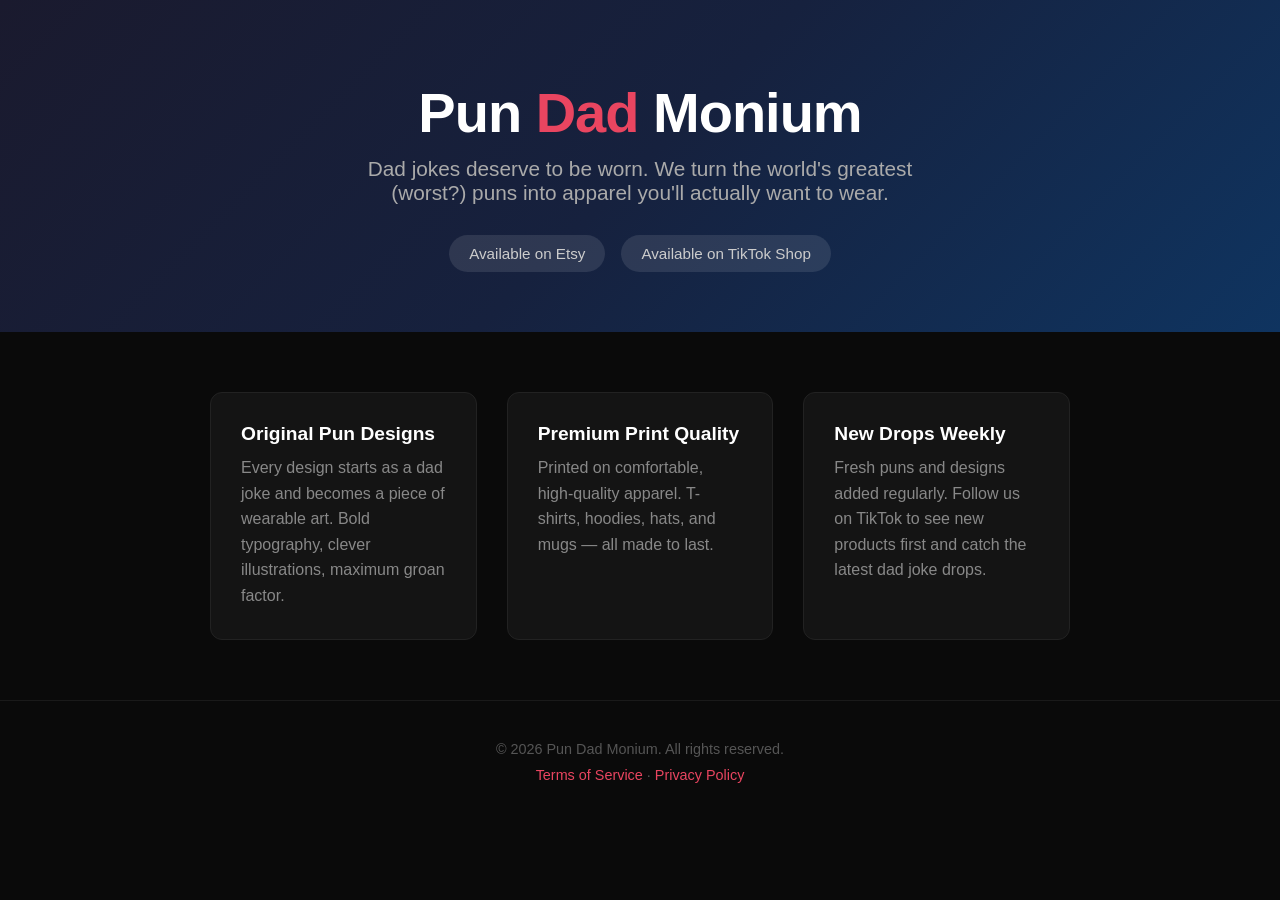
<file: index.html>
<!DOCTYPE html>
<html lang="en">
<head>
    <meta charset="UTF-8">
    <meta name="viewport" content="width=device-width, initial-scale=1.0">
    <title>Pun Dad Monium - Dad Pun Apparel</title>
    <style>
        * { margin: 0; padding: 0; box-sizing: border-box; }
        body {
            font-family: -apple-system, BlinkMacSystemFont, 'Segoe UI', Roboto, sans-serif;
            background: #0a0a0a;
            color: #fff;
            min-height: 100vh;
        }
        .hero {
            text-align: center;
            padding: 80px 20px 60px;
            background: linear-gradient(135deg, #1a1a2e 0%, #16213e 50%, #0f3460 100%);
        }
        .hero h1 {
            font-size: 3.5rem;
            font-weight: 800;
            margin-bottom: 12px;
            letter-spacing: -1px;
        }
        .hero h1 span { color: #e94560; }
        .hero p {
            font-size: 1.3rem;
            color: #aaa;
            max-width: 600px;
            margin: 0 auto 30px;
        }
        .badges {
            display: flex;
            justify-content: center;
            gap: 16px;
            flex-wrap: wrap;
            margin-top: 30px;
        }
        .badge {
            display: inline-flex;
            align-items: center;
            gap: 8px;
            background: rgba(255,255,255,0.1);
            padding: 10px 20px;
            border-radius: 50px;
            font-size: 0.95rem;
            color: #ccc;
        }
        .features {
            max-width: 900px;
            margin: 0 auto;
            padding: 60px 20px;
            display: grid;
            grid-template-columns: repeat(auto-fit, minmax(250px, 1fr));
            gap: 30px;
        }
        .feature {
            background: #141414;
            border: 1px solid #222;
            border-radius: 12px;
            padding: 30px;
        }
        .feature h3 {
            font-size: 1.2rem;
            margin-bottom: 10px;
        }
        .feature p { color: #888; line-height: 1.6; }
        footer {
            text-align: center;
            padding: 40px 20px;
            border-top: 1px solid #1a1a1a;
            color: #555;
            font-size: 0.9rem;
        }
        footer a { color: #e94560; text-decoration: none; }
        footer a:hover { text-decoration: underline; }
    </style>
</head>
<body>
    <div class="hero">
        <h1>Pun <span>Dad</span> Monium</h1>
        <p>Dad jokes deserve to be worn. We turn the world's greatest (worst?) puns into apparel you'll actually want to wear.</p>
        <div class="badges">
            <span class="badge">Available on Etsy</span>
            <span class="badge">Available on TikTok Shop</span>
        </div>
    </div>

    <div class="features">
        <div class="feature">
            <h3>Original Pun Designs</h3>
            <p>Every design starts as a dad joke and becomes a piece of wearable art. Bold typography, clever illustrations, maximum groan factor.</p>
        </div>
        <div class="feature">
            <h3>Premium Print Quality</h3>
            <p>Printed on comfortable, high-quality apparel. T-shirts, hoodies, hats, and mugs — all made to last.</p>
        </div>
        <div class="feature">
            <h3>New Drops Weekly</h3>
            <p>Fresh puns and designs added regularly. Follow us on TikTok to see new products first and catch the latest dad joke drops.</p>
        </div>
    </div>

    <footer>
        <p>&copy; 2026 Pun Dad Monium. All rights reserved.</p>
        <p style="margin-top: 10px;">
            <a href="/terms.html">Terms of Service</a> &middot;
            <a href="/privacy.html">Privacy Policy</a>
        </p>
    </footer>
</body>
</html>
</file>
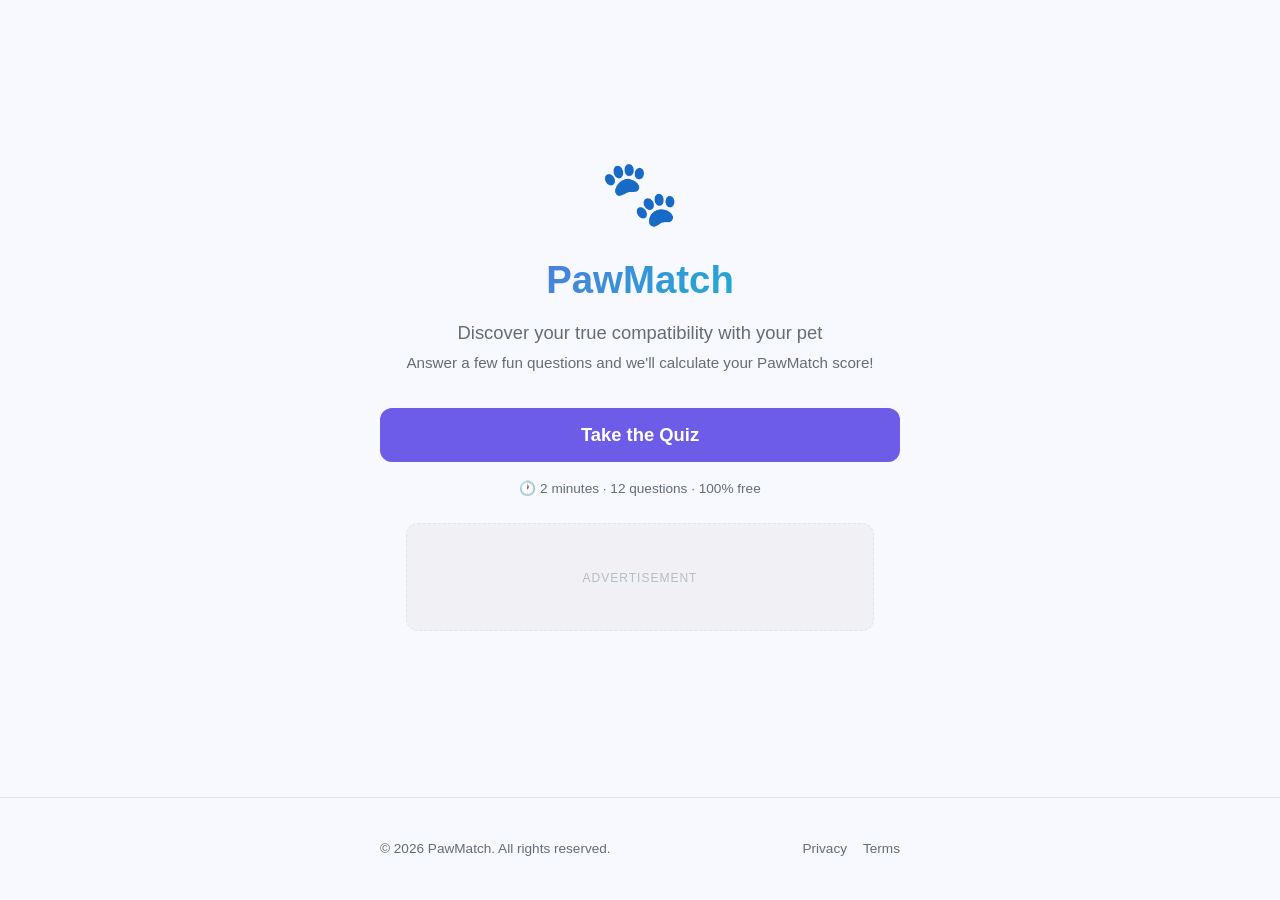
<file: pet-compatibility/index.html>
<!DOCTYPE html>
<html lang="en">
<head>
  <meta charset="UTF-8">
  <meta name="viewport" content="width=device-width, initial-scale=1.0">
  <title>PawMatch - Pet Compatibility Score</title>
  <meta name="description" content="Find out how compatible you are with your pet! Take our fun quiz and get your PawMatch score.">
  <meta property="og:title" content="PawMatch - Pet Compatibility Score">
  <meta property="og:description" content="Find out how compatible you are with your pet!">
  <meta property="og:type" content="website">
  <link rel="stylesheet" href="style.css">
</head>
<body>
  <div id="app">

    <!-- Landing Screen -->
    <section id="screen-landing" class="screen active">
      <div class="container">
        <div class="logo">
          <span class="logo-icon">🐾</span>
          <h1>PawMatch</h1>
        </div>
        <p class="tagline">Discover your true compatibility with your pet</p>
        <p class="subtitle">Answer a few fun questions and we'll calculate your PawMatch score!</p>
        <button id="btn-start" class="btn btn-primary btn-lg">Take the Quiz</button>
        <p class="quiz-meta">🕐 2 minutes · 12 questions · 100% free</p>

        <!-- Ad Slot: Landing Banner -->
        <div class="ad-slot" data-slot="landing-banner">
          <span class="ad-label">Advertisement</span>
        </div>
      </div>
    </section>

    <!-- Quiz Screen -->
    <section id="screen-quiz" class="screen">
      <div class="container">
        <div class="quiz-header">
          <div class="progress-bar">
            <div id="progress-fill" class="progress-fill"></div>
          </div>
          <span id="progress-text" class="progress-text">1 / 12</span>
        </div>

        <div id="question-container" class="question-container">
          <!-- Dynamically populated -->
        </div>

        <div class="quiz-nav">
          <button id="btn-back" class="btn btn-secondary" disabled>Back</button>
          <button id="btn-next" class="btn btn-primary" disabled>Next</button>
        </div>
      </div>
    </section>

    <!-- Loading / Calculating Screen -->
    <section id="screen-loading" class="screen">
      <div class="container center">
        <div class="spinner"></div>
        <p class="loading-text">Calculating your PawMatch score...</p>
        <p class="loading-sub">Analyzing personality traits, lifestyle habits, and bond strength</p>
      </div>
    </section>

    <!-- Results Screen -->
    <section id="screen-results" class="screen">
      <div class="container center">
        <h2 class="results-title">Your PawMatch Score</h2>

        <div class="score-ring">
          <svg viewBox="0 0 200 200">
            <circle class="ring-bg" cx="100" cy="100" r="88" />
            <circle id="ring-progress" class="ring-fg" cx="100" cy="100" r="88" />
          </svg>
          <div class="score-value">
            <span id="score-number">0</span>
            <span class="score-percent">%</span>
          </div>
        </div>

        <p id="score-label" class="score-label"></p>
        <p id="score-description" class="score-description"></p>

        <div id="breakdown" class="breakdown">
          <!-- Dynamically populated -->
        </div>

        <!-- Ad Slot: Results Banner -->
        <div class="ad-slot" data-slot="results-banner">
          <span class="ad-label">Advertisement</span>
        </div>

        <div class="results-actions">
          <button id="btn-share" class="btn btn-primary">Share My Score</button>
          <button id="btn-retake" class="btn btn-secondary">Retake Quiz</button>
        </div>

        <!-- Email Capture for Monetization -->
        <div id="email-capture" class="email-capture">
          <h3>Want personalized tips to strengthen your bond?</h3>
          <p>Get a free detailed compatibility report sent to your inbox.</p>
          <form id="email-form" class="email-form">
            <input type="email" id="email-input" placeholder="you@example.com" required>
            <button type="submit" class="btn btn-accent">Get Free Report</button>
          </form>
          <p id="email-success" class="email-success hidden">Thanks! Check your inbox soon.</p>
        </div>

        <!-- Premium Upsell -->
        <div class="premium-card">
          <div class="premium-badge">PRO</div>
          <h3>Unlock Your Full Compatibility Report</h3>
          <ul>
            <li>Detailed trait-by-trait analysis</li>
            <li>Personalized bonding activity plan</li>
            <li>Training tips based on your match</li>
            <li>Monthly compatibility check-ins</li>
          </ul>
          <button id="btn-premium" class="btn btn-premium">Get Full Report — $4.99</button>
        </div>
      </div>
    </section>

  </div>

  <footer>
    <div class="container">
      <p>&copy; 2026 PawMatch. All rights reserved.</p>
      <nav>
        <a href="../privacy.html">Privacy</a>
        <a href="../terms.html">Terms</a>
      </nav>
    </div>
  </footer>

  <script src="app.js"></script>
</body>
</html>
</file>
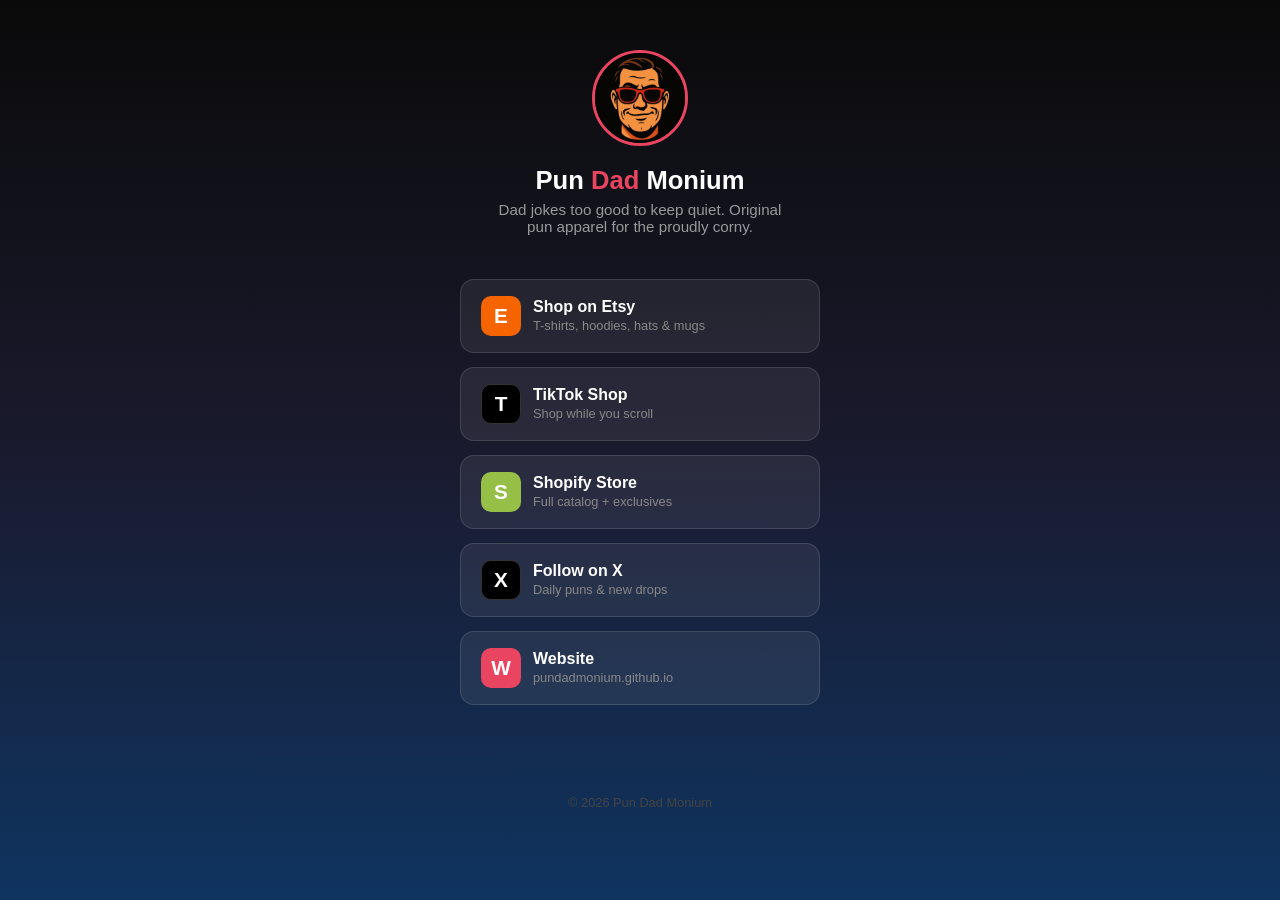
<file: links.html>
<!DOCTYPE html>
<html lang="en">
<head>
    <meta charset="UTF-8">
    <meta name="viewport" content="width=device-width, initial-scale=1.0">
    <title>Pun Dad Monium - Links</title>
    <style>
        * { margin: 0; padding: 0; box-sizing: border-box; }
        body {
            font-family: -apple-system, BlinkMacSystemFont, 'Segoe UI', Roboto, sans-serif;
            background: linear-gradient(180deg, #0a0a0a 0%, #1a1a2e 50%, #0f3460 100%);
            color: #fff;
            min-height: 100vh;
            display: flex;
            flex-direction: column;
            align-items: center;
        }
        .profile {
            text-align: center;
            padding: 50px 20px 20px;
        }
        .profile img {
            width: 96px;
            height: 96px;
            border-radius: 50%;
            border: 3px solid #e94560;
            margin-bottom: 16px;
        }
        .profile h1 {
            font-size: 1.6rem;
            font-weight: 800;
            margin-bottom: 6px;
        }
        .profile h1 span { color: #e94560; }
        .profile p {
            color: #999;
            font-size: 0.95rem;
            max-width: 300px;
            margin: 0 auto;
        }
        .links {
            width: 100%;
            max-width: 400px;
            padding: 24px 20px 60px;
            display: flex;
            flex-direction: column;
            gap: 14px;
        }
        .link-btn {
            display: flex;
            align-items: center;
            gap: 12px;
            width: 100%;
            padding: 16px 20px;
            background: rgba(255,255,255,0.07);
            border: 1px solid rgba(255,255,255,0.12);
            border-radius: 14px;
            color: #fff;
            text-decoration: none;
            font-size: 1rem;
            font-weight: 600;
            transition: all 0.2s;
        }
        .link-btn:hover {
            background: rgba(255,255,255,0.14);
            border-color: #e94560;
            transform: translateY(-2px);
        }
        .link-icon {
            width: 40px;
            height: 40px;
            border-radius: 10px;
            display: flex;
            align-items: center;
            justify-content: center;
            font-size: 1.3rem;
            flex-shrink: 0;
        }
        .link-btn .sub { color: #888; font-weight: 400; font-size: 0.8rem; }
        .etsy { background: #f56400; }
        .tiktok { background: #000; border: 1px solid #333; }
        .shopify { background: #96bf48; }
        .x-tw { background: #000; border: 1px solid #333; }
        .website { background: #e94560; }
        footer {
            padding: 30px;
            color: #444;
            font-size: 0.8rem;
        }
    </style>
</head>
<body>
    <div class="profile">
        <img src="https://pundadmonium.github.io/x_profile.png" alt="Pun Dad Monium">
        <h1>Pun <span>Dad</span> Monium</h1>
        <p>Dad jokes too good to keep quiet. Original pun apparel for the proudly corny.</p>
    </div>

    <div class="links">
        <a href="https://www.etsy.com/shop/pundadmonium" target="_blank" class="link-btn">
            <div class="link-icon etsy">E</div>
            <div>Shop on Etsy<br><span class="sub">T-shirts, hoodies, hats & mugs</span></div>
        </a>

        <a href="TIKTOK_SHOP_LINK_HERE" target="_blank" class="link-btn">
            <div class="link-icon tiktok">T</div>
            <div>TikTok Shop<br><span class="sub">Shop while you scroll</span></div>
        </a>

        <a href="https://pun-dad-monium.myshopify.com" target="_blank" class="link-btn">
            <div class="link-icon shopify">S</div>
            <div>Shopify Store<br><span class="sub">Full catalog + exclusives</span></div>
        </a>

        <a href="https://x.com/pundadmonium" target="_blank" class="link-btn">
            <div class="link-icon x-tw">X</div>
            <div>Follow on X<br><span class="sub">Daily puns & new drops</span></div>
        </a>

        <a href="https://pundadmonium.github.io" class="link-btn">
            <div class="link-icon website">W</div>
            <div>Website<br><span class="sub">pundadmonium.github.io</span></div>
        </a>
    </div>

    <footer>&copy; 2026 Pun Dad Monium</footer>
</body>
</html>
</file>
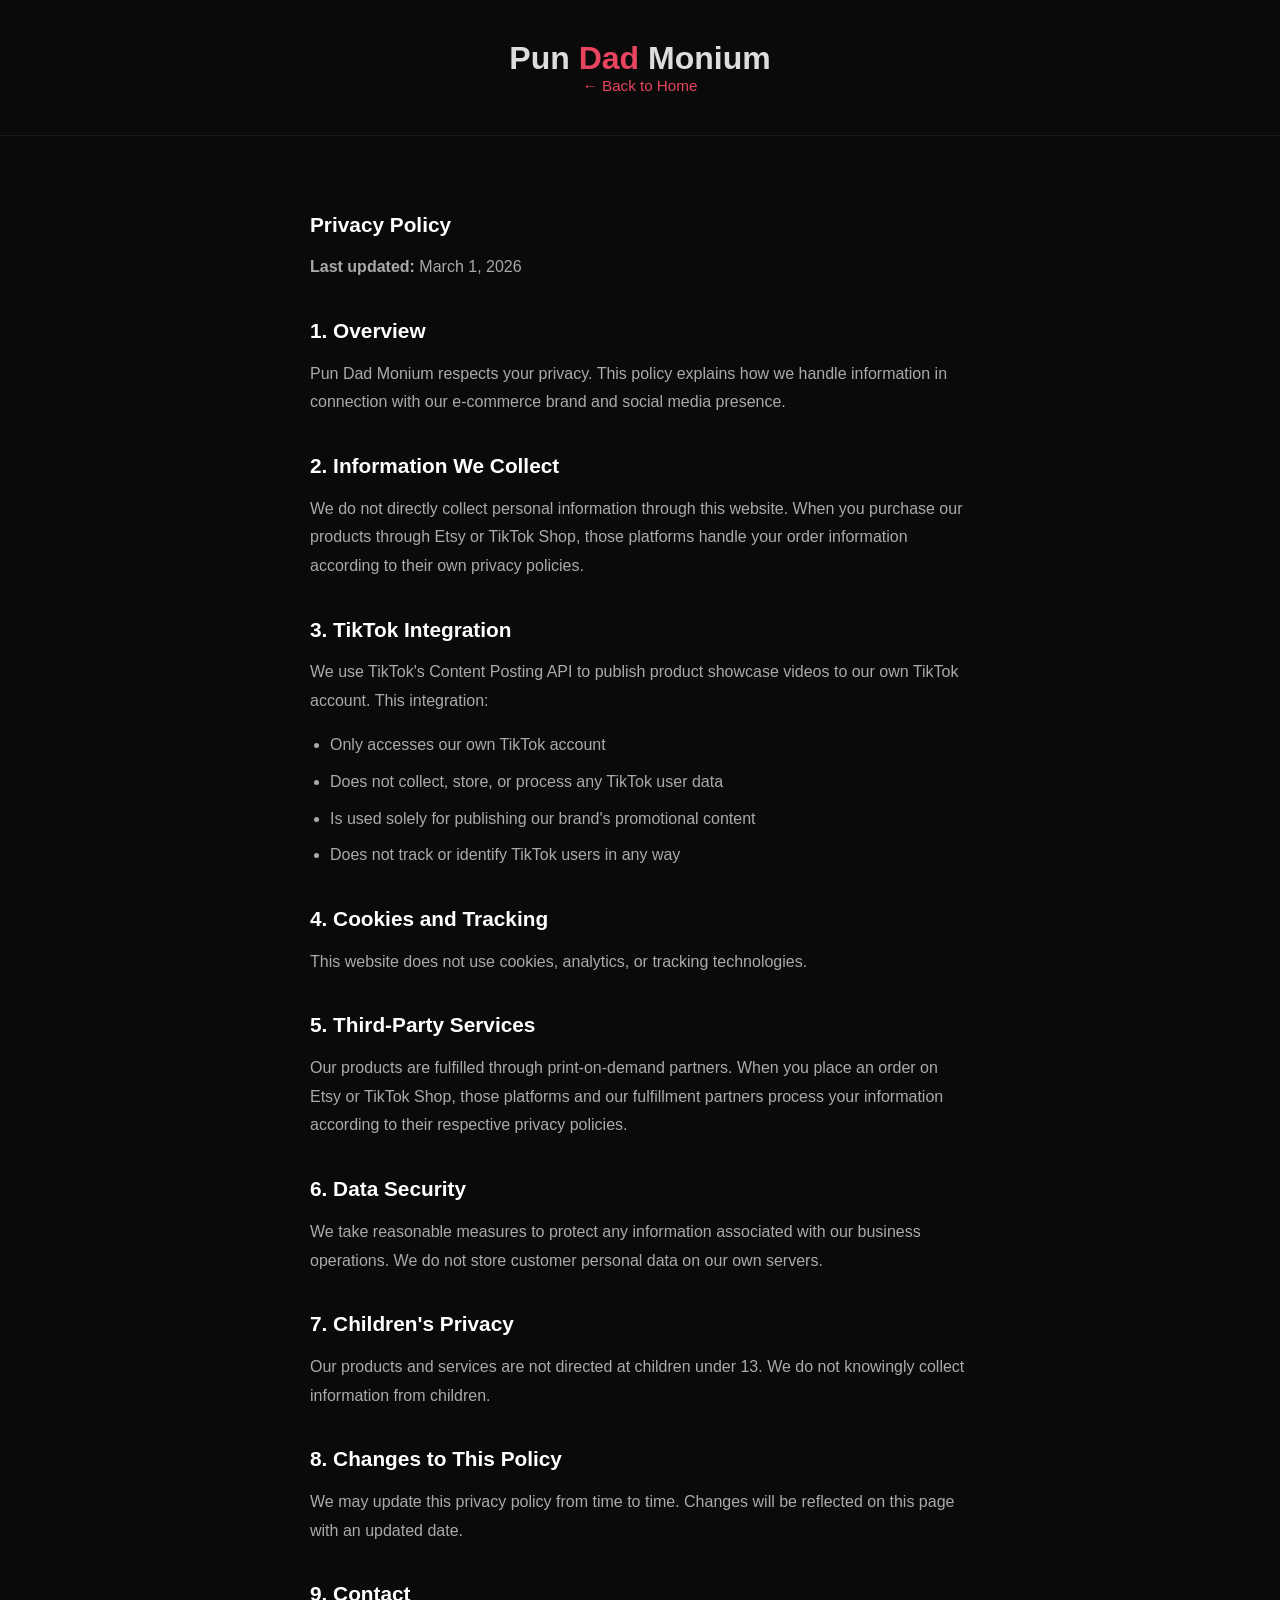
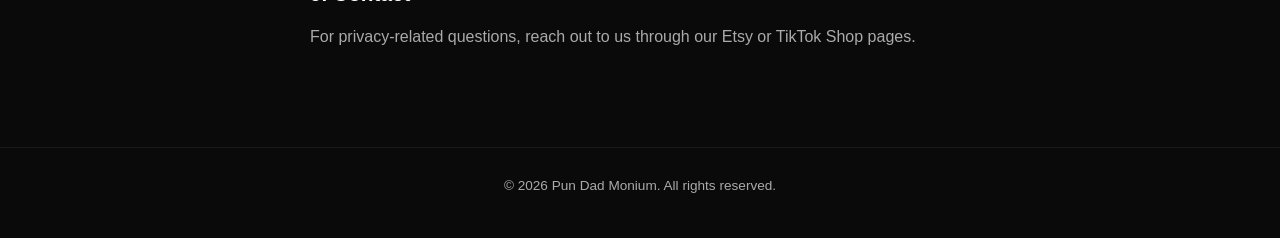
<file: privacy.html>
<!DOCTYPE html>
<html lang="en">
<head>
    <meta charset="UTF-8">
    <meta name="viewport" content="width=device-width, initial-scale=1.0">
    <title>Privacy Policy - Pun Dad Monium</title>
    <style>
        * { margin: 0; padding: 0; box-sizing: border-box; }
        body {
            font-family: -apple-system, BlinkMacSystemFont, 'Segoe UI', Roboto, sans-serif;
            background: #0a0a0a;
            color: #ddd;
            min-height: 100vh;
        }
        header {
            text-align: center;
            padding: 40px 20px;
            border-bottom: 1px solid #1a1a1a;
        }
        header h1 { font-size: 2rem; }
        header h1 span { color: #e94560; }
        header a { color: #e94560; text-decoration: none; font-size: 0.95rem; }
        .content {
            max-width: 700px;
            margin: 0 auto;
            padding: 40px 20px 80px;
            line-height: 1.8;
        }
        h2 { color: #fff; margin: 30px 0 10px; font-size: 1.3rem; }
        p { margin-bottom: 15px; color: #aaa; }
        ul { margin: 0 0 15px 20px; color: #aaa; }
        li { margin-bottom: 8px; }
        footer {
            text-align: center;
            padding: 30px;
            border-top: 1px solid #1a1a1a;
            color: #555;
            font-size: 0.85rem;
        }
    </style>
</head>
<body>
    <header>
        <h1>Pun <span>Dad</span> Monium</h1>
        <a href="/">&larr; Back to Home</a>
    </header>

    <div class="content">
        <h2>Privacy Policy</h2>
        <p><strong>Last updated:</strong> March 1, 2026</p>

        <h2>1. Overview</h2>
        <p>Pun Dad Monium respects your privacy. This policy explains how we handle information in connection with our e-commerce brand and social media presence.</p>

        <h2>2. Information We Collect</h2>
        <p>We do not directly collect personal information through this website. When you purchase our products through Etsy or TikTok Shop, those platforms handle your order information according to their own privacy policies.</p>

        <h2>3. TikTok Integration</h2>
        <p>We use TikTok's Content Posting API to publish product showcase videos to our own TikTok account. This integration:</p>
        <ul>
            <li>Only accesses our own TikTok account</li>
            <li>Does not collect, store, or process any TikTok user data</li>
            <li>Is used solely for publishing our brand's promotional content</li>
            <li>Does not track or identify TikTok users in any way</li>
        </ul>

        <h2>4. Cookies and Tracking</h2>
        <p>This website does not use cookies, analytics, or tracking technologies.</p>

        <h2>5. Third-Party Services</h2>
        <p>Our products are fulfilled through print-on-demand partners. When you place an order on Etsy or TikTok Shop, those platforms and our fulfillment partners process your information according to their respective privacy policies.</p>

        <h2>6. Data Security</h2>
        <p>We take reasonable measures to protect any information associated with our business operations. We do not store customer personal data on our own servers.</p>

        <h2>7. Children's Privacy</h2>
        <p>Our products and services are not directed at children under 13. We do not knowingly collect information from children.</p>

        <h2>8. Changes to This Policy</h2>
        <p>We may update this privacy policy from time to time. Changes will be reflected on this page with an updated date.</p>

        <h2>9. Contact</h2>
        <p>For privacy-related questions, reach out to us through our Etsy or TikTok Shop pages.</p>
    </div>

    <footer>
        <p>&copy; 2026 Pun Dad Monium. All rights reserved.</p>
    </footer>
</body>
</html>
</file>
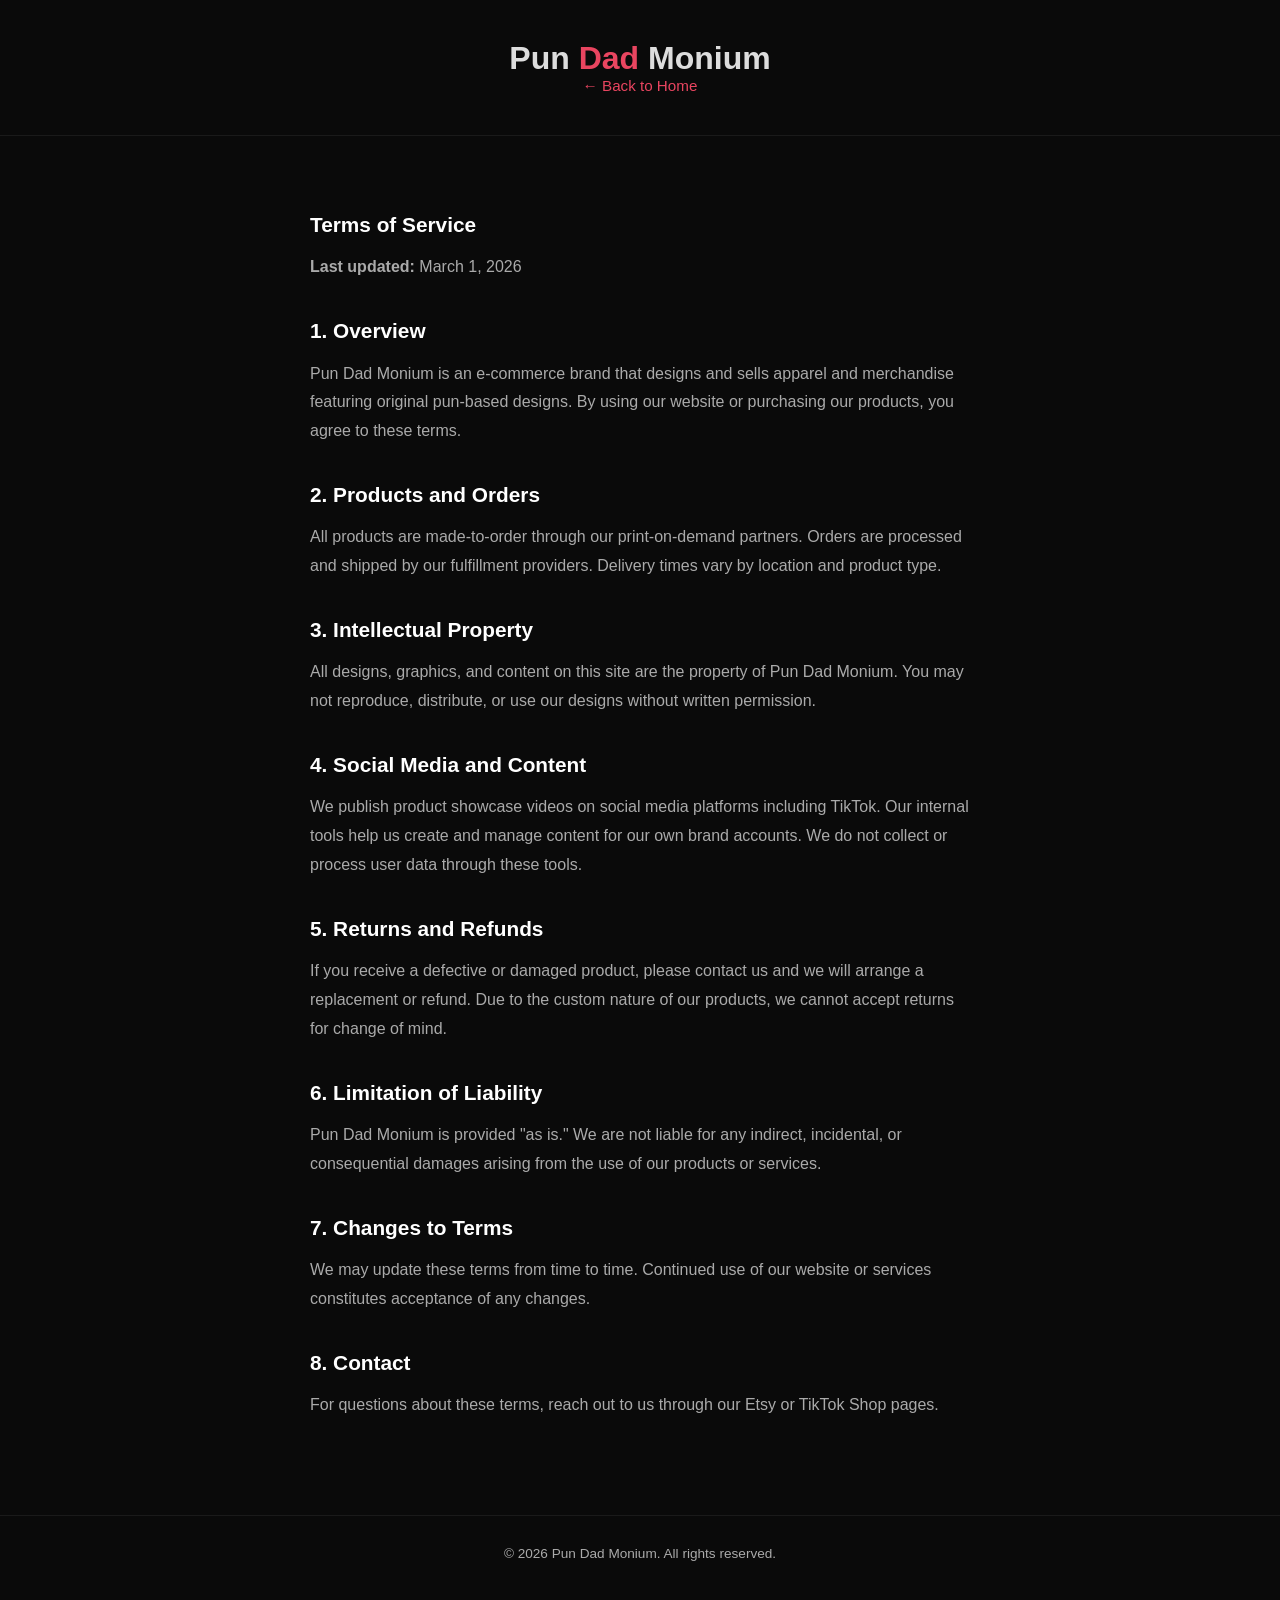
<file: terms.html>
<!DOCTYPE html>
<html lang="en">
<head>
    <meta charset="UTF-8">
    <meta name="viewport" content="width=device-width, initial-scale=1.0">
    <title>Terms of Service - Pun Dad Monium</title>
    <style>
        * { margin: 0; padding: 0; box-sizing: border-box; }
        body {
            font-family: -apple-system, BlinkMacSystemFont, 'Segoe UI', Roboto, sans-serif;
            background: #0a0a0a;
            color: #ddd;
            min-height: 100vh;
        }
        header {
            text-align: center;
            padding: 40px 20px;
            border-bottom: 1px solid #1a1a1a;
        }
        header h1 { font-size: 2rem; }
        header h1 span { color: #e94560; }
        header a { color: #e94560; text-decoration: none; font-size: 0.95rem; }
        .content {
            max-width: 700px;
            margin: 0 auto;
            padding: 40px 20px 80px;
            line-height: 1.8;
        }
        h2 { color: #fff; margin: 30px 0 10px; font-size: 1.3rem; }
        p { margin-bottom: 15px; color: #aaa; }
        footer {
            text-align: center;
            padding: 30px;
            border-top: 1px solid #1a1a1a;
            color: #555;
            font-size: 0.85rem;
        }
    </style>
</head>
<body>
    <header>
        <h1>Pun <span>Dad</span> Monium</h1>
        <a href="/">&larr; Back to Home</a>
    </header>

    <div class="content">
        <h2>Terms of Service</h2>
        <p><strong>Last updated:</strong> March 1, 2026</p>

        <h2>1. Overview</h2>
        <p>Pun Dad Monium is an e-commerce brand that designs and sells apparel and merchandise featuring original pun-based designs. By using our website or purchasing our products, you agree to these terms.</p>

        <h2>2. Products and Orders</h2>
        <p>All products are made-to-order through our print-on-demand partners. Orders are processed and shipped by our fulfillment providers. Delivery times vary by location and product type.</p>

        <h2>3. Intellectual Property</h2>
        <p>All designs, graphics, and content on this site are the property of Pun Dad Monium. You may not reproduce, distribute, or use our designs without written permission.</p>

        <h2>4. Social Media and Content</h2>
        <p>We publish product showcase videos on social media platforms including TikTok. Our internal tools help us create and manage content for our own brand accounts. We do not collect or process user data through these tools.</p>

        <h2>5. Returns and Refunds</h2>
        <p>If you receive a defective or damaged product, please contact us and we will arrange a replacement or refund. Due to the custom nature of our products, we cannot accept returns for change of mind.</p>

        <h2>6. Limitation of Liability</h2>
        <p>Pun Dad Monium is provided "as is." We are not liable for any indirect, incidental, or consequential damages arising from the use of our products or services.</p>

        <h2>7. Changes to Terms</h2>
        <p>We may update these terms from time to time. Continued use of our website or services constitutes acceptance of any changes.</p>

        <h2>8. Contact</h2>
        <p>For questions about these terms, reach out to us through our Etsy or TikTok Shop pages.</p>
    </div>

    <footer>
        <p>&copy; 2026 Pun Dad Monium. All rights reserved.</p>
    </footer>
</body>
</html>
</file>
<file: pet-compatibility/style.css>
/* ========================================
   PawMatch — Pet Compatibility Quiz
   ======================================== */

:root {
  --color-primary: #6c5ce7;
  --color-primary-dark: #5a4bd1;
  --color-accent: #00cec9;
  --color-accent-dark: #00b3ad;
  --color-premium: #fdcb6e;
  --color-premium-dark: #e5b85a;
  --color-bg: #f8f9ff;
  --color-surface: #ffffff;
  --color-text: #2d3436;
  --color-text-light: #636e72;
  --color-border: #dfe6e9;
  --color-success: #00b894;
  --color-danger: #e17055;
  --radius: 12px;
  --radius-lg: 20px;
  --shadow: 0 4px 24px rgba(108, 92, 231, 0.10);
  --shadow-lg: 0 8px 40px rgba(108, 92, 231, 0.15);
  --transition: 0.25s ease;
}

*, *::before, *::after {
  box-sizing: border-box;
  margin: 0;
  padding: 0;
}

body {
  font-family: -apple-system, BlinkMacSystemFont, 'Segoe UI', Roboto, Oxygen, sans-serif;
  background: var(--color-bg);
  color: var(--color-text);
  line-height: 1.6;
  min-height: 100vh;
  display: flex;
  flex-direction: column;
}

#app {
  flex: 1;
  display: flex;
  align-items: center;
  justify-content: center;
}

.container {
  width: 100%;
  max-width: 560px;
  margin: 0 auto;
  padding: 24px 20px;
}

.center {
  text-align: center;
}

.hidden {
  display: none !important;
}

/* Screens */
.screen {
  display: none;
  width: 100%;
  animation: fadeIn 0.4s ease;
}

.screen.active {
  display: block;
}

@keyframes fadeIn {
  from { opacity: 0; transform: translateY(12px); }
  to   { opacity: 1; transform: translateY(0); }
}

/* ---- Landing ---- */
.logo {
  text-align: center;
  margin-bottom: 8px;
}

.logo-icon {
  font-size: 64px;
  display: block;
  margin-bottom: 4px;
}

.logo h1 {
  font-size: 2.4rem;
  font-weight: 800;
  background: linear-gradient(135deg, var(--color-primary), var(--color-accent));
  -webkit-background-clip: text;
  -webkit-text-fill-color: transparent;
  background-clip: text;
}

.tagline {
  text-align: center;
  font-size: 1.15rem;
  color: var(--color-text-light);
  margin-bottom: 4px;
}

.subtitle {
  text-align: center;
  color: var(--color-text-light);
  font-size: 0.95rem;
  margin-bottom: 32px;
}

.quiz-meta {
  text-align: center;
  font-size: 0.85rem;
  color: var(--color-text-light);
  margin-top: 16px;
}

/* ---- Buttons ---- */
.btn {
  display: inline-block;
  font-size: 1rem;
  font-weight: 600;
  padding: 12px 28px;
  border: none;
  border-radius: var(--radius);
  cursor: pointer;
  transition: all var(--transition);
}

.btn:disabled {
  opacity: 0.45;
  cursor: not-allowed;
}

.btn-lg {
  padding: 16px 48px;
  font-size: 1.15rem;
  display: block;
  width: 100%;
}

.btn-primary {
  background: var(--color-primary);
  color: #fff;
}

.btn-primary:hover:not(:disabled) {
  background: var(--color-primary-dark);
  transform: translateY(-1px);
  box-shadow: var(--shadow);
}

.btn-secondary {
  background: transparent;
  color: var(--color-primary);
  border: 2px solid var(--color-border);
}

.btn-secondary:hover:not(:disabled) {
  border-color: var(--color-primary);
}

.btn-accent {
  background: var(--color-accent);
  color: #fff;
}

.btn-accent:hover:not(:disabled) {
  background: var(--color-accent-dark);
}

.btn-premium {
  background: linear-gradient(135deg, var(--color-premium), #f9a825);
  color: #2d3436;
  font-weight: 700;
  width: 100%;
  padding: 14px 28px;
}

.btn-premium:hover {
  transform: translateY(-1px);
  box-shadow: var(--shadow-lg);
}

/* ---- Progress ---- */
.quiz-header {
  margin-bottom: 28px;
}

.progress-bar {
  height: 8px;
  background: var(--color-border);
  border-radius: 99px;
  overflow: hidden;
}

.progress-fill {
  height: 100%;
  width: 0%;
  background: linear-gradient(90deg, var(--color-primary), var(--color-accent));
  border-radius: 99px;
  transition: width 0.4s ease;
}

.progress-text {
  display: block;
  text-align: center;
  font-size: 0.85rem;
  color: var(--color-text-light);
  margin-top: 8px;
}

/* ---- Questions ---- */
.question-container {
  min-height: 320px;
}

.question-text {
  font-size: 1.2rem;
  font-weight: 700;
  margin-bottom: 20px;
}

.question-sub {
  font-size: 0.9rem;
  color: var(--color-text-light);
  margin-top: -12px;
  margin-bottom: 20px;
}

.options {
  display: flex;
  flex-direction: column;
  gap: 10px;
}

.option {
  display: flex;
  align-items: center;
  gap: 12px;
  padding: 14px 18px;
  border: 2px solid var(--color-border);
  border-radius: var(--radius);
  cursor: pointer;
  transition: all var(--transition);
  background: var(--color-surface);
}

.option:hover {
  border-color: var(--color-primary);
  background: #f0eeff;
}

.option.selected {
  border-color: var(--color-primary);
  background: #ece9ff;
}

.option-icon {
  font-size: 1.4rem;
  flex-shrink: 0;
}

.option-label {
  font-weight: 500;
}

/* Slider question */
.slider-container {
  margin-top: 8px;
}

.slider-container input[type="range"] {
  width: 100%;
  accent-color: var(--color-primary);
  height: 8px;
  margin: 16px 0;
}

.slider-labels {
  display: flex;
  justify-content: space-between;
  font-size: 0.85rem;
  color: var(--color-text-light);
}

.slider-value {
  text-align: center;
  font-size: 1.5rem;
  font-weight: 700;
  color: var(--color-primary);
  margin-top: 8px;
}

/* ---- Quiz Nav ---- */
.quiz-nav {
  display: flex;
  justify-content: space-between;
  gap: 12px;
  margin-top: 24px;
}

.quiz-nav .btn {
  flex: 1;
}

/* ---- Loading ---- */
.spinner {
  width: 56px;
  height: 56px;
  border: 5px solid var(--color-border);
  border-top-color: var(--color-primary);
  border-radius: 50%;
  animation: spin 0.8s linear infinite;
  margin: 0 auto 24px;
}

@keyframes spin {
  to { transform: rotate(360deg); }
}

.loading-text {
  font-size: 1.2rem;
  font-weight: 700;
}

.loading-sub {
  color: var(--color-text-light);
  font-size: 0.9rem;
  margin-top: 8px;
}

/* ---- Results ---- */
.results-title {
  font-size: 1.4rem;
  font-weight: 700;
  margin-bottom: 24px;
}

.score-ring {
  position: relative;
  width: 200px;
  height: 200px;
  margin: 0 auto 20px;
}

.score-ring svg {
  transform: rotate(-90deg);
}

.ring-bg {
  fill: none;
  stroke: var(--color-border);
  stroke-width: 12;
}

.ring-fg {
  fill: none;
  stroke: url(#ring-gradient);
  stroke-width: 12;
  stroke-linecap: round;
  stroke-dasharray: 553;
  stroke-dashoffset: 553;
  transition: stroke-dashoffset 1.5s ease;
}

.score-value {
  position: absolute;
  top: 50%;
  left: 50%;
  transform: translate(-50%, -50%);
}

#score-number {
  font-size: 3rem;
  font-weight: 800;
  color: var(--color-primary);
}

.score-percent {
  font-size: 1.3rem;
  font-weight: 600;
  color: var(--color-text-light);
}

.score-label {
  font-size: 1.3rem;
  font-weight: 700;
  margin-bottom: 8px;
}

.score-description {
  color: var(--color-text-light);
  margin-bottom: 28px;
  max-width: 420px;
  margin-left: auto;
  margin-right: auto;
}

/* Breakdown */
.breakdown {
  text-align: left;
  background: var(--color-surface);
  border-radius: var(--radius-lg);
  padding: 20px 24px;
  box-shadow: var(--shadow);
  margin-bottom: 28px;
}

.breakdown h3 {
  font-size: 1rem;
  margin-bottom: 16px;
}

.breakdown-item {
  margin-bottom: 14px;
}

.breakdown-item:last-child {
  margin-bottom: 0;
}

.breakdown-label {
  display: flex;
  justify-content: space-between;
  font-size: 0.9rem;
  font-weight: 600;
  margin-bottom: 6px;
}

.breakdown-bar {
  height: 8px;
  background: var(--color-border);
  border-radius: 99px;
  overflow: hidden;
}

.breakdown-bar-fill {
  height: 100%;
  border-radius: 99px;
  transition: width 1s ease;
  background: linear-gradient(90deg, var(--color-primary), var(--color-accent));
}

/* ---- Results Actions ---- */
.results-actions {
  display: flex;
  gap: 12px;
  margin-bottom: 32px;
}

.results-actions .btn {
  flex: 1;
}

/* ---- Email Capture ---- */
.email-capture {
  background: var(--color-surface);
  border-radius: var(--radius-lg);
  padding: 24px;
  box-shadow: var(--shadow);
  margin-bottom: 28px;
}

.email-capture h3 {
  font-size: 1.05rem;
  margin-bottom: 6px;
}

.email-capture p {
  font-size: 0.9rem;
  color: var(--color-text-light);
  margin-bottom: 16px;
}

.email-form {
  display: flex;
  gap: 8px;
}

.email-form input {
  flex: 1;
  padding: 12px 16px;
  border: 2px solid var(--color-border);
  border-radius: var(--radius);
  font-size: 0.95rem;
  outline: none;
  transition: border-color var(--transition);
}

.email-form input:focus {
  border-color: var(--color-primary);
}

.email-success {
  color: var(--color-success);
  font-weight: 600;
}

/* ---- Premium Card ---- */
.premium-card {
  background: linear-gradient(135deg, #fff9e6, #fff3cc);
  border: 2px solid var(--color-premium);
  border-radius: var(--radius-lg);
  padding: 24px;
  margin-bottom: 28px;
  position: relative;
  overflow: hidden;
}

.premium-badge {
  position: absolute;
  top: 12px;
  right: -28px;
  background: var(--color-premium);
  color: #2d3436;
  font-size: 0.75rem;
  font-weight: 800;
  padding: 4px 36px;
  transform: rotate(45deg);
}

.premium-card h3 {
  font-size: 1.1rem;
  margin-bottom: 12px;
}

.premium-card ul {
  text-align: left;
  list-style: none;
  margin-bottom: 18px;
}

.premium-card li {
  padding: 4px 0;
  font-size: 0.9rem;
  color: var(--color-text-light);
}

.premium-card li::before {
  content: "✓ ";
  color: var(--color-success);
  font-weight: 700;
}

/* ---- Ad Slots ---- */
.ad-slot {
  margin: 24px auto;
  padding: 40px 20px;
  background: #f1f1f5;
  border: 1px dashed var(--color-border);
  border-radius: var(--radius);
  text-align: center;
  max-width: 468px;
}

.ad-label {
  font-size: 0.75rem;
  color: #b2bec3;
  text-transform: uppercase;
  letter-spacing: 1px;
}

/* ---- Footer ---- */
footer {
  border-top: 1px solid var(--color-border);
  padding: 16px 0;
}

footer .container {
  display: flex;
  justify-content: space-between;
  align-items: center;
  font-size: 0.85rem;
  color: var(--color-text-light);
}

footer nav {
  display: flex;
  gap: 16px;
}

footer a {
  color: var(--color-text-light);
  text-decoration: none;
}

footer a:hover {
  color: var(--color-primary);
}

/* ---- Responsive ---- */
@media (max-width: 480px) {
  .logo h1 {
    font-size: 1.8rem;
  }

  .email-form {
    flex-direction: column;
  }

  .results-actions {
    flex-direction: column;
  }

  footer .container {
    flex-direction: column;
    gap: 8px;
  }
}
</file>
